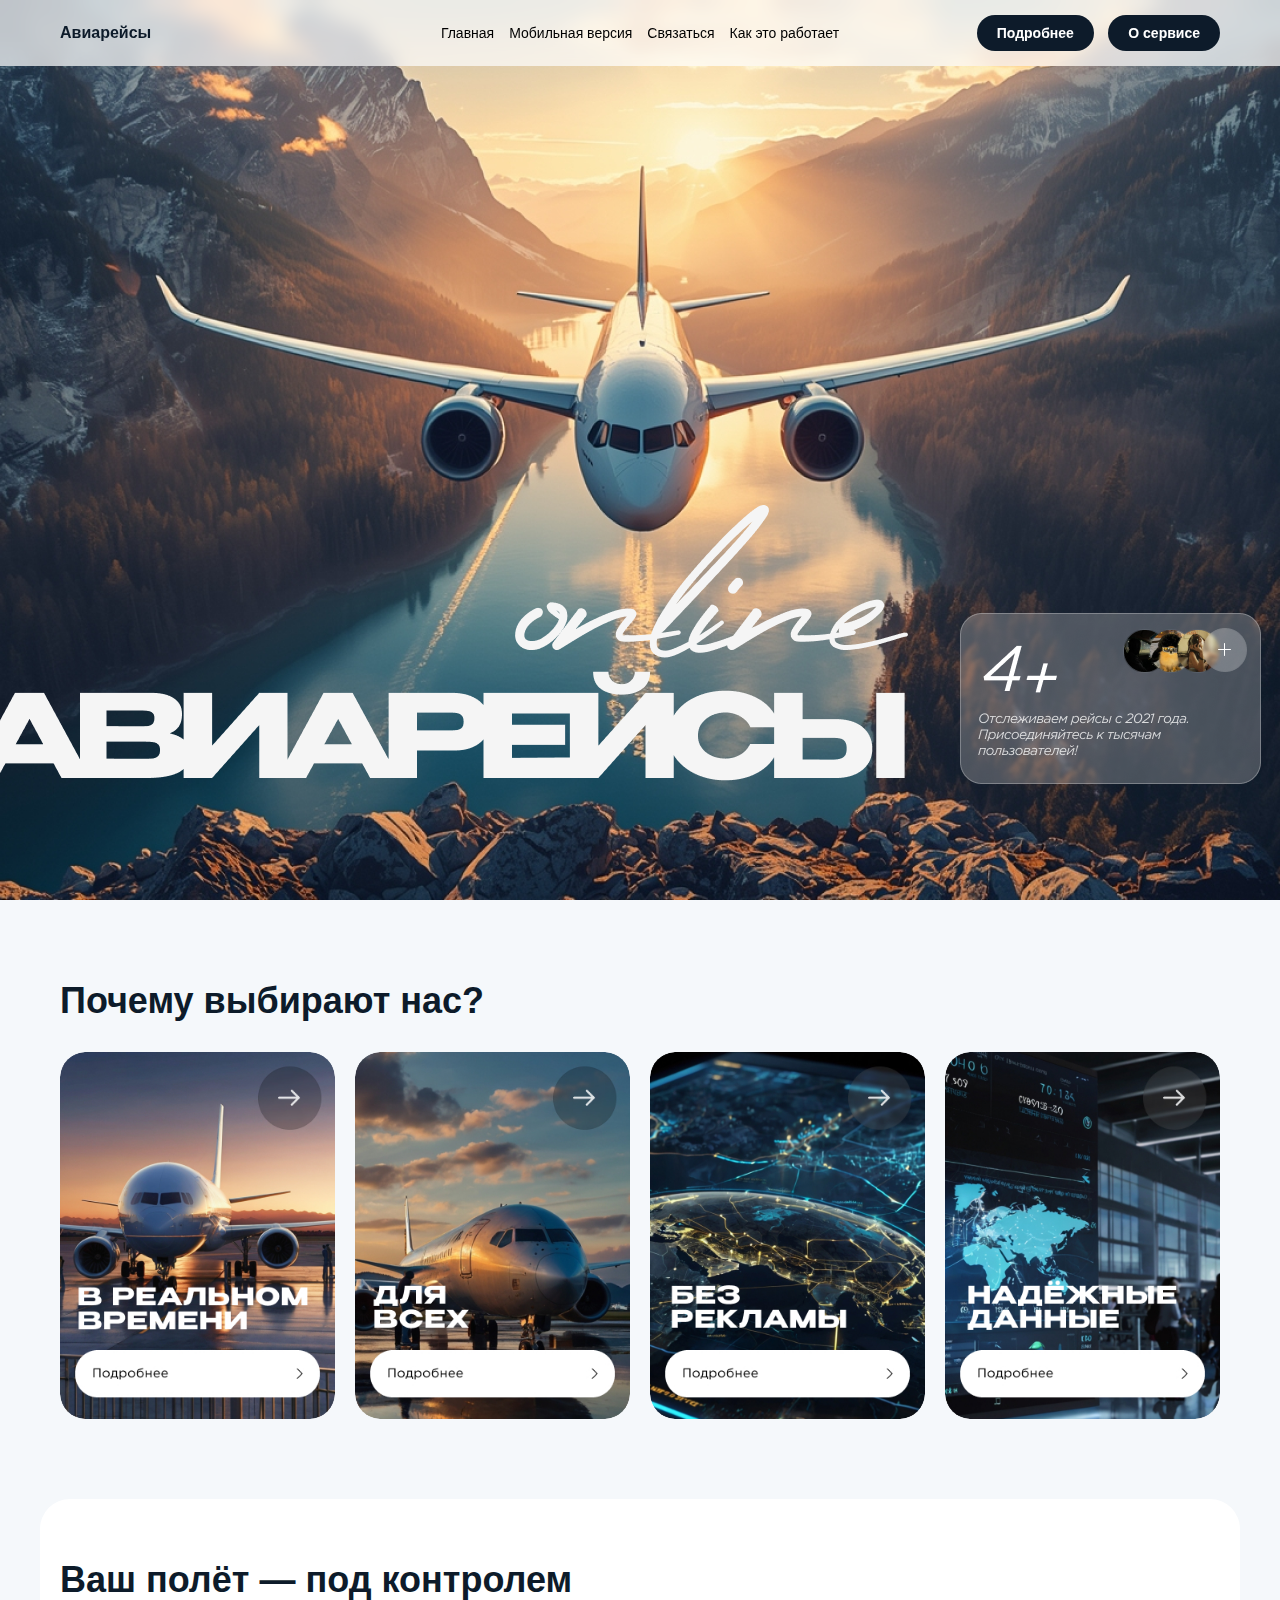
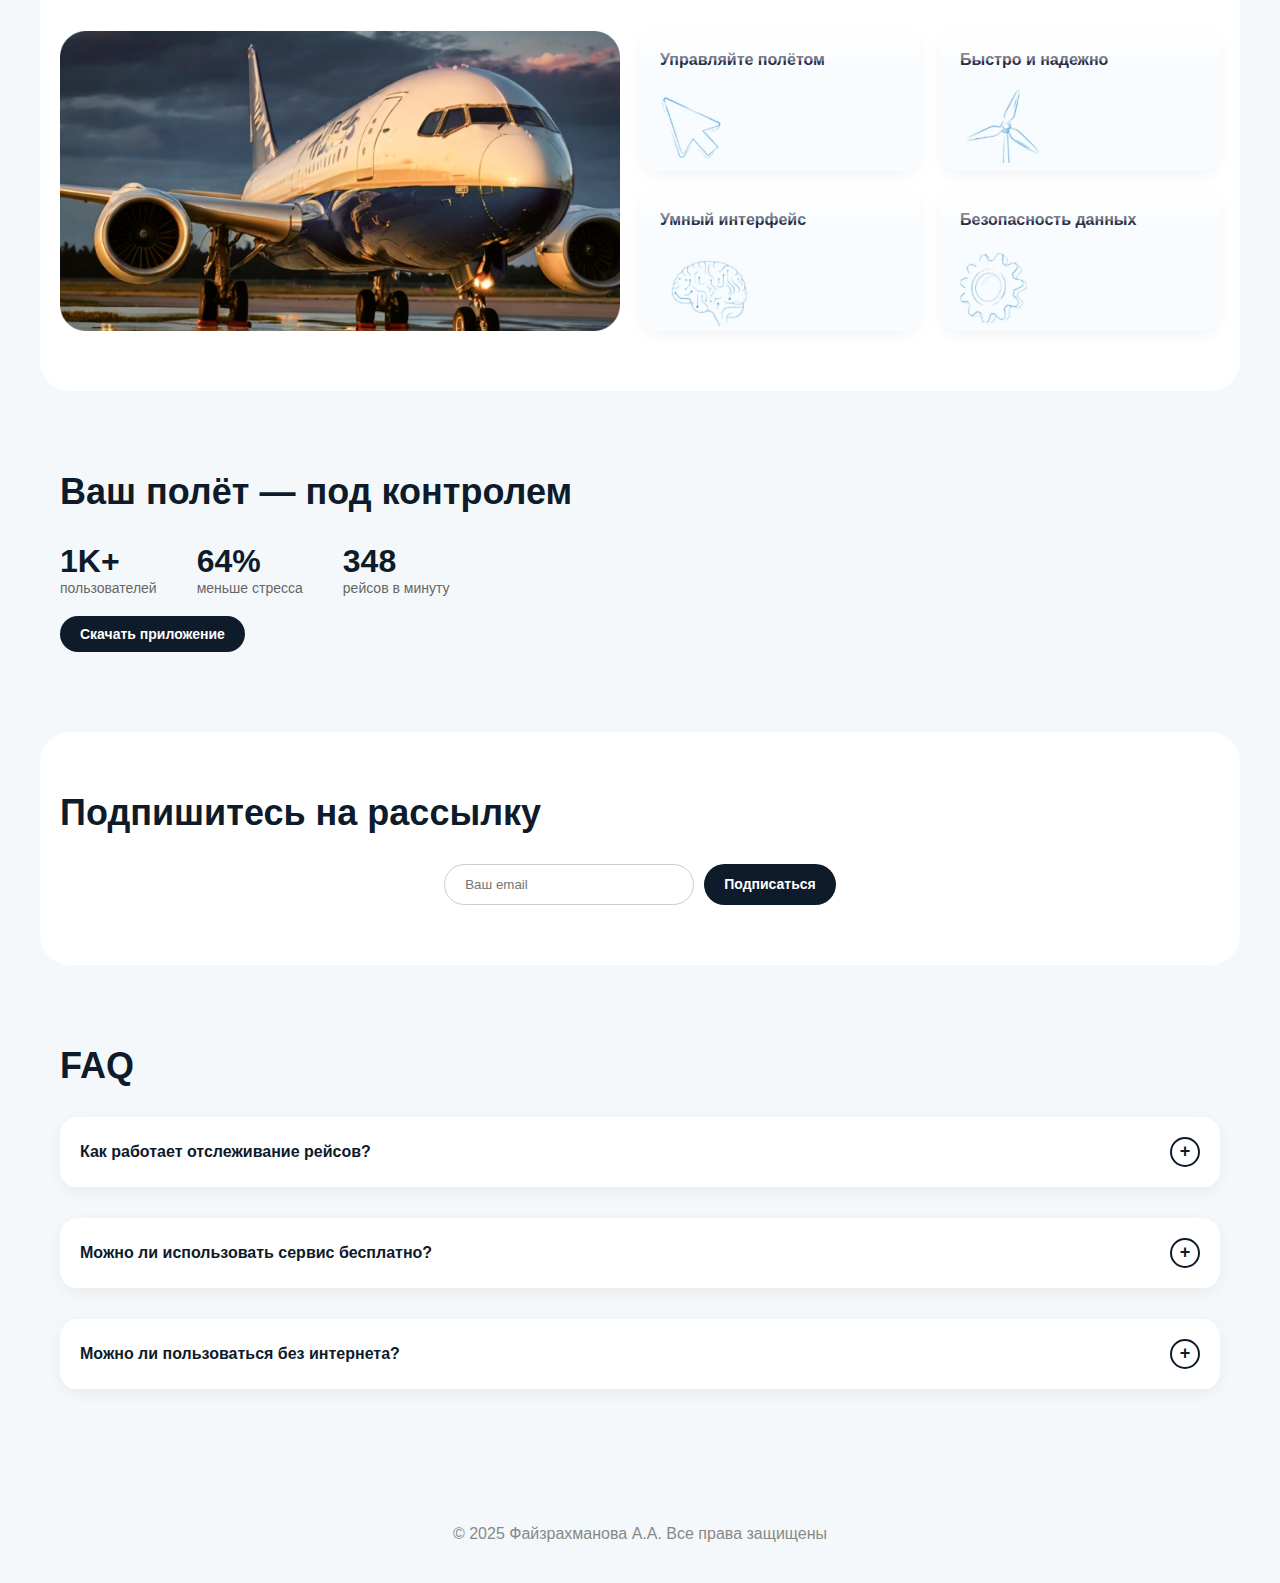
<file: index.html>
<!DOCTYPE html>
<html lang="ru">
<head>
  <meta charset="UTF-8" />
  <meta name="viewport" content="width=device-width, initial-scale=1.0" />
  <title>Авиарейсы</title>
  <link rel="stylesheet" href="css/styles.css">
</head>
<body>

<header class="header">
  <div class="header__container">
    <div class="logo">Авиарейсы</div>

    <nav class="nav">
      <a href="index.html" class="nav__link">Главная</a>
      <a href="page2.html" class="nav__link">Мобильная версия</a>
      <a href="page3.html" class="nav__link">Связаться </a>
      <a href="#how" class="nav__link">Как это работает</a>
    </nav>
    <div class="header__right">
      <a href="#why" class="btn btn--dark">Подробнее</a>
      <button class="btn btn--dark">О сервисе</button>
    </div>
  </div>
</header>

<main>

  <!-- HERO -->
  <section class="hero">
    <div class="hero__overlay"></div>
    <div class="hero__content">
    </div>
  </section>

  <!-- ПОЧЕМУ МЫ -->
  <section id="why" class="section">
    <h2 class="section__title">Почему выбирают нас?</h2>

    <div class="cards">
      <div class="card-img">
        <img src="./assets/images/1.jpg" alt="В реальном времени">
        
      </div>
      
      <div class="card-img">
        <img src="./assets/images/2.jpg" alt="Для всей семьи">
        
      </div>
      
      <div class="card-img">
        <img src="./assets/images/3.jpg" alt="Без рекламы">
        
      </div>
      
      <div class="card-img">
        <img src="./assets/images/4.jpg" alt="Надежные данные">
        
      </div>
    </div>
  </section>

  <!-- ПОЛЁТ -->
  <section class="section section--light">
    <h2 class="section__title">Ваш полёт — под контролем</h2>

    <div class="grid">
      <div class="big-card">
    <img src="./assets/images/FF.jpg" alt="Управление полётом">
      </div>
      <div class="info-card">Управляйте полётом</div>
      <div class="info-card">Быстро и надежно</div>
      <div class="info-card">Умный интерфейс</div>
      <div class="info-card">Безопасность данных</div>
    </div>
  </section>

  <!-- СТАТИСТИКА -->
  <section class="section">
    <h2 class="section__title">Ваш полёт — под контролем</h2>

    <div class="stats">
      <div class="stats__item"><b>1K+</b><span>пользователей</span></div>
      <div class="stats__item"><b>64%</b><span>меньше стресса</span></div>
      <div class="stats__item"><b>348</b><span>рейсов в минуту</span></div>
    </div>

    <div class="contact">
      <a href="page2.html" class="btn btn--dark">Скачать приложение</a>
    </div>
  </section>

  <!-- ПОДПИСКА -->
  <section class="section section--light">
    <h2 class="section__title">Подпишитесь на рассылку</h2>
    <form class="form">
      <input type="email" placeholder="Ваш email">
      <button class="btn btn--dark">Подписаться</button>
    </form>
  </section>

  <!-- FAQ -->
  <section class="section">
    <h2 class="section__title">FAQ</h2>

    <div class="faq">
      <div class="faq__item">
        <div class="faq__question">
          <span>Как работает отслеживание рейсов?</span>
          <button class="faq__toggle">+</button>
        </div>
        <div class="faq__answer">
          <p>Система получает данные напрямую от аэропортов и авиакомпаний в реальном времени. Информация обновляется каждые 15 секунд.</p>
        </div>
      </div>
      
      <div class="faq__item">
        <div class="faq__question">
          <span>Можно ли использовать сервис бесплатно?</span>
          <button class="faq__toggle">+</button>
        </div>
        <div class="faq__answer">
          <p>Да, базовые функции отслеживания доступны бесплатно. Расширенные возможности требуют подписки.</p>
        </div>
      </div>
      
      <div class="faq__item">
        <div class="faq__question">
          <span>Можно ли пользоваться без интернета?</span>
          <button class="faq__toggle">+</button>
        </div>
        <div class="faq__answer">
          <p>Для работы требуется подключение к интернету. Однако вы можете сохранять данные о рейсах для офлайн-доступа.</p>
        </div>
      </div>
    </div>
  </section>

</main>

<footer class="footer">
  © 2025 Файзрахманова А.А. Все права защищены
</footer>

<script src="assets/js/main.js"></script>
</body>
</html>
</file>
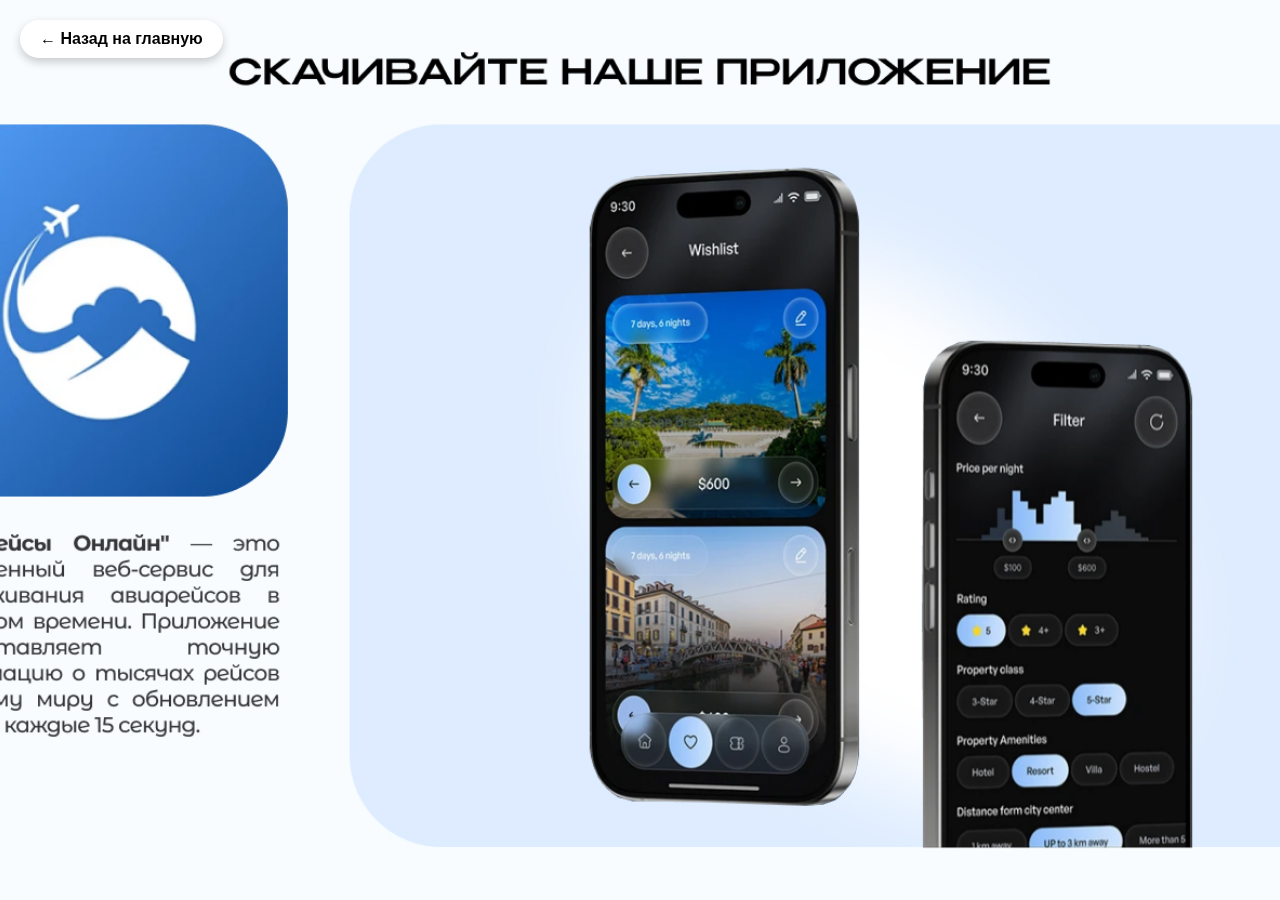
<file: page2.html>
<!DOCTYPE html>
<html lang="ru">
<head>
  <meta charset="UTF-8">
  <meta name="viewport" content="width=device-width, initial-scale=1.0">
  <title>Мобильная версия</title>
  <style>
    * {
      margin: 0;
      padding: 0;
      box-sizing: border-box;
    }
    
    body {
      height: 100vh;
      background: 
        url('assets/images/П.jpg') no-repeat center center;
      background-size: cover;
      font-family: Arial, sans-serif;
      overflow: hidden;
    }
    
    .back-btn {
      position: fixed;
      top: 20px;
      left: 20px;
      background: white;
      color: black;
      padding: 10px 20px;
      border-radius: 25px;
      text-decoration: none;
      font-weight: bold;
      box-shadow: 0 4px 10px rgba(0,0,0,0.2);
      z-index: 1000;
    }
    
    .back-btn:hover {
      background: #f0f0f0;
    }
  </style>
</head>
<body>
  <a href="index.html" class="back-btn">← Назад на главную</a>
</body>
</html>
</file>
<file: css/styles.css>
*{
  margin:0;
  padding:0;
  box-sizing:border-box;
  font-family:Arial, sans-serif;
}

body{
  background:#f5f8fb;
  color:#0d1b2a;
}

.header-right {
    display: flex; 
    gap: 10px;
}

.header{
  background:rgba(255,255,255,0.7); 
  backdrop-filter: blur(10px);
  position:fixed;
  width:100%;
  z-index:999;
}

.header__container{
  max-width:1200px;
  margin: auto;
  padding:15px 20px;
  display:flex;
  align-items:center;
  justify-content:space-between;
}

.logo{
  font-weight:700;
}

.nav {
    display: flex;
    gap: 15px; 
    position: absolute; 
    left: 50%;
    transform: translateX(-50%); 
}

.nav__link{
  text-decoration:none;
  color:#000;
  font-size:14px;
}

.burger{
  display:none;
}

.btn{
  border:none;
  padding:10px 20px;
  border-radius:30px;
  cursor:pointer;
}

.header__container .btn--dark {
    margin-left: 10px;
}
.btn.btn--dark {
    padding: 10px 20px !important;
    font-size: 14px !important;
    font-weight: 600 !important;
    border-radius: 30px !important;
    border: none !important;
    background: #0d1b2a !important;
    color: white !important;
    cursor: pointer !important;
    text-decoration: none !important;
    display: inline-block !important;
    text-align: center !important;
    line-height: normal !important;
    height: auto !important;
}

.btn--light{
  background:white;
  color:black;
}

.btn--outline{
  background:transparent;
  border:1px solid #ccc;
}

.hero{
  height: 100vh;
  background:
    url("../assets/images/F.jpg") no-repeat center center;
  background-size: cover;
  display:flex;
  align-items:center;
  justify-content:center;
  color:white;
  text-align:center;
}

.hero h1{
  font-size:80px;
}

.hero__subtitle{
  font-size:28px;
  margin-bottom:20px;
}

.section{
  max-width:1200px;
  margin:80px auto;
  padding:0 20px;
}

.section--light{
  background:white;
  border-radius:30px;
  padding:60px 20px;
}

.section__title{
  font-size:36px;
  margin-bottom:30px;
  
}

.card-img {
    position: relative;
    border-radius: 25px;
    overflow: hidden;
    width: 100%; 
    aspect-ratio: 3/4; 
}

.card-img img {
    width: 100%;
    height: 100%;
    object-fit: cover;
    border-radius: 25px;
}

/* Кнопка */
.card-img-btn {
    position: absolute;
    bottom: 15px;
    left: 15px;
    background: white;
    color: black;
    padding: 8px 16px;
    border-radius: 20px;
    border: none;
    font-weight: 600;
    font-size: 14px;
    cursor: pointer;
}

/* Чтобы 4 картинки в ряд */
.cards {
    display: grid;
    grid-template-columns: repeat(4, 1fr);
    gap: 20px;
}
.grid{
  display:grid;
  grid-template-columns:2fr 1fr 1fr;
  gap:20px;
}

.big-card{
  grid-row:span 2;
  background:#dde7f3;
  border-radius:25px;
  height:300px;
}
.big-card img {
    width: 100%;
    height: 100%;
    object-fit: cover;
}

.info-card {
    padding: 20px;
    border-radius: 20px;
    box-shadow: 0 4px 15px rgba(0,0,0,.05);
    height: 140px;
    
    background-size: cover;
    background-position: center;
    background-repeat: no-repeat;
    
    display: flex;
    align-items: flex-start; 
    justify-content: flex-start; 
    text-align: left;
    font-weight: bold;
    color: #292C46 !important;
    font-weight: 700; 
    text-shadow: none;
    position: relative;
}


.info-card::before {
    content: '';
    position: absolute;
    top: 0;
    left: 0;
    right: 0;
    height: 30px; 
    background: linear-gradient(to bottom, rgba(255,255,255,0.9), rgba(255,255,255,0.3));
    border-radius: 20px 20px 0 0;
    z-index: 1;
}

.info-card {
    position: relative;
    z-index: 2; 
}

.stats{
  display:flex;
  gap:40px;
  font-size:32px;
  margin:20px 0;
}

.stats span{
  display:block;
  font-size:14px;
  color:#666;
}

.form{
  display:flex;
  justify-content:center;
  gap:10px;
}

.form input{
  padding:12px 20px;
  border-radius:30px;
  border:1px solid #ccc;
  width:250px;
}

.faq{
  display:flex;
  flex-direction:column;
  gap:15px;
}

.faq__item {
  background: white;
  border-radius: 18px;
  margin-bottom: 15px;
  overflow: hidden;
  box-shadow: 0 4px 15px rgba(0,0,0,.05);
}

.faq__question {
  padding: 20px;
  display: flex;
  justify-content: space-between;
  align-items: center;
  cursor: pointer;
  font-weight: 600;
  font-size: 16px;
}

.faq__toggle {
  background: none;
  border: 2px solid #0d1b2a;
  color: #0d1b2a;
  width: 30px;
  height: 30px;
  border-radius: 50%;
  font-size: 18px;
  font-weight: bold;
  cursor: pointer;
  display: flex;
  align-items: center;
  justify-content: center;
  transition: all 0.3s;
}

.faq__toggle:hover {
  background: #0d1b2a;
  color: white;
}

.faq__answer {
  padding: 0 20px;
  max-height: 0;
  overflow: hidden;
  transition: max-height 0.3s ease-out;
  border-top: 1px solid #eee;
}

.faq__answer p {
  padding: 15px 0;
  color: #666;
  line-height: 1.5;
}

.faq__item.active .faq__answer {
  max-height: 200px; 
}

.faq__item.active .faq__toggle {
  transform: rotate(45deg);
  background: #0d1b2a;
  color: white;
}

.footer{
  text-align:center;
  padding:40px 20px;
  color:#888;
}

/* MOBILE */
@media (max-width:900px){
  .cards{grid-template-columns:1fr 1fr;}
  .grid{grid-template-columns:1fr;}
  .burger{display:block;}
  .nav{display:none;}
}

.simple-page{
  max-width:900px;
  margin:120px auto 60px;
  padding:0 20px;
}

.contacts{
  height: 100vh;
  background:
    url("../assets/images/3стр.jpg") no-repeat center center;
  background-size: cover;
  display:flex;
  align-items:center;
  justify-content:center;
  color:white;
  text-align:center;
}

.contacts h1{
  font-size:80px;
}

.contacts__subtitle{
  font-size:28px;
  margin-bottom:20px;
}


.info-card:nth-child(2) { background-image: url('../assets/images/Стрелка.jpg'); }
.info-card:nth-child(3) { background-image: url('../assets/images/М.jpg'); }
.info-card:nth-child(4) { background-image: url('../assets/images/Мозг.jpg'); }
.info-card:nth-child(5) { background-image: url('../assets/images/Настр.jpg'); }
</file>
